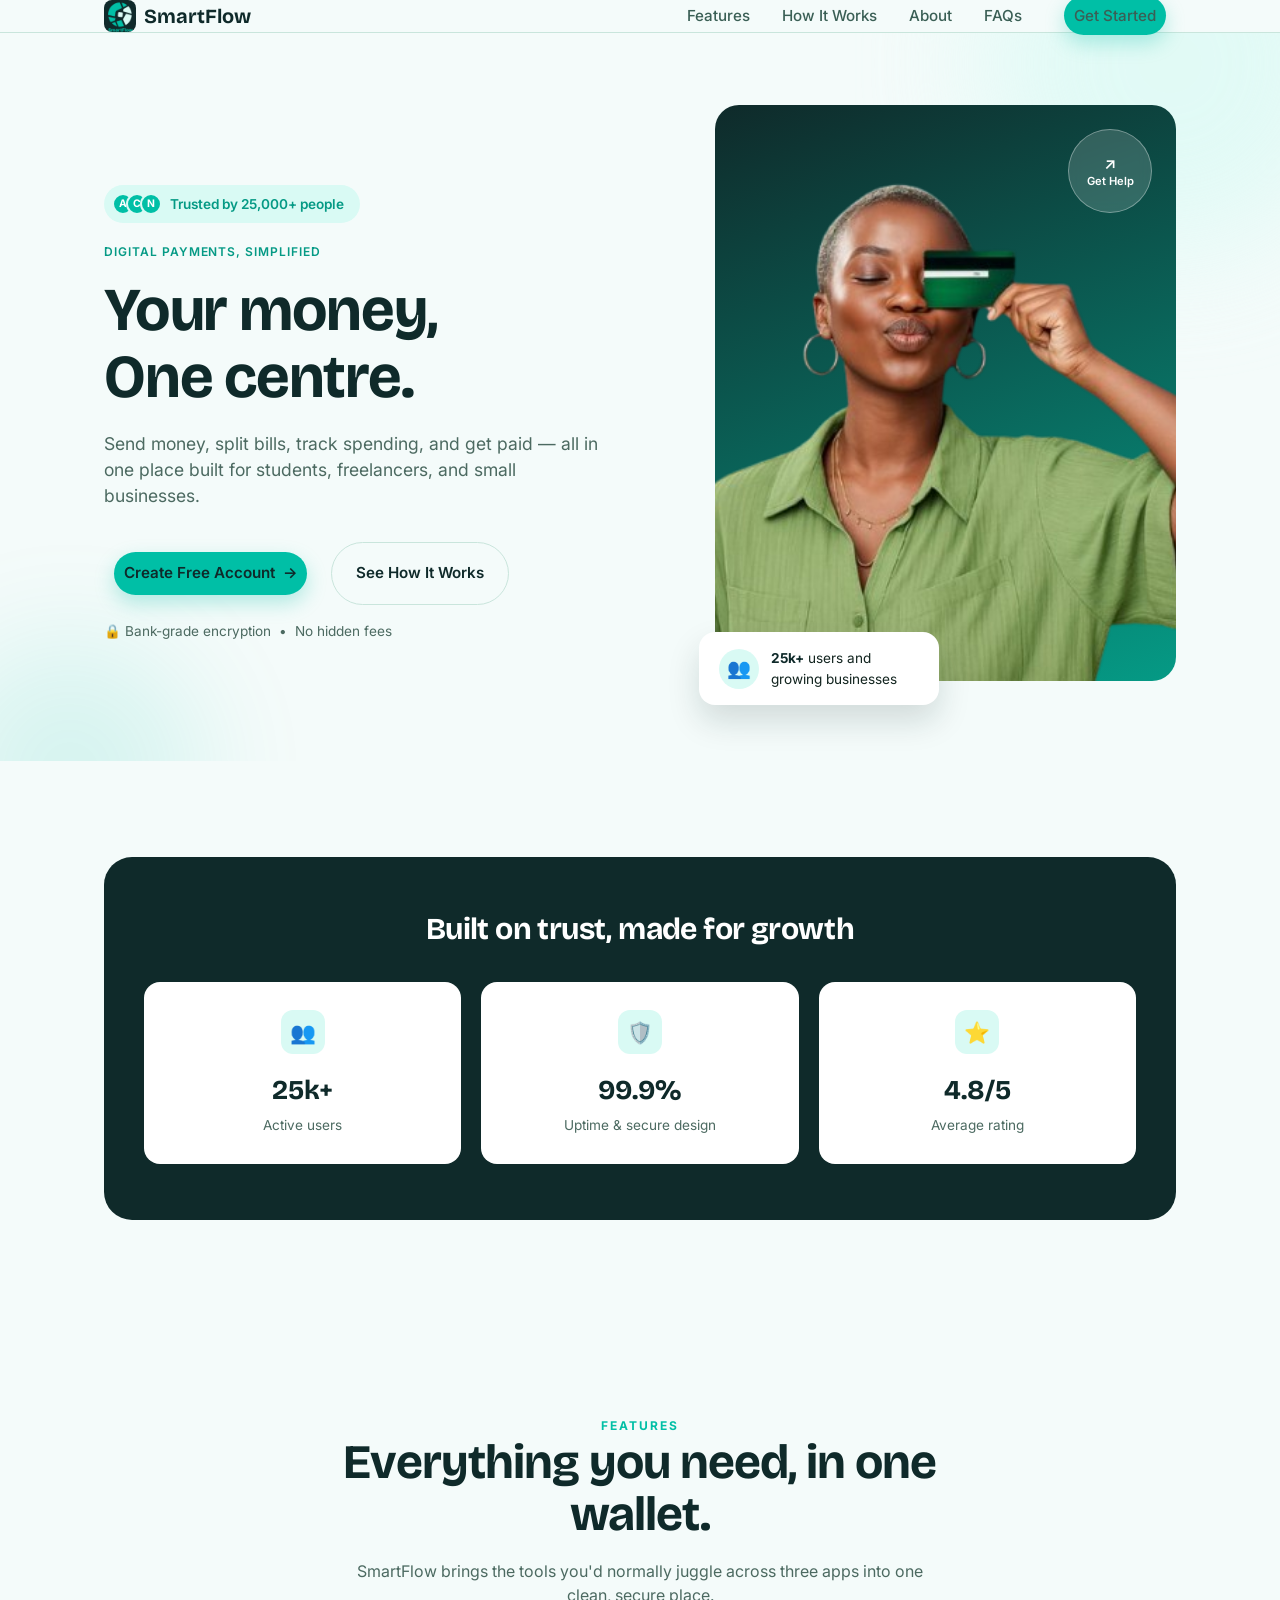
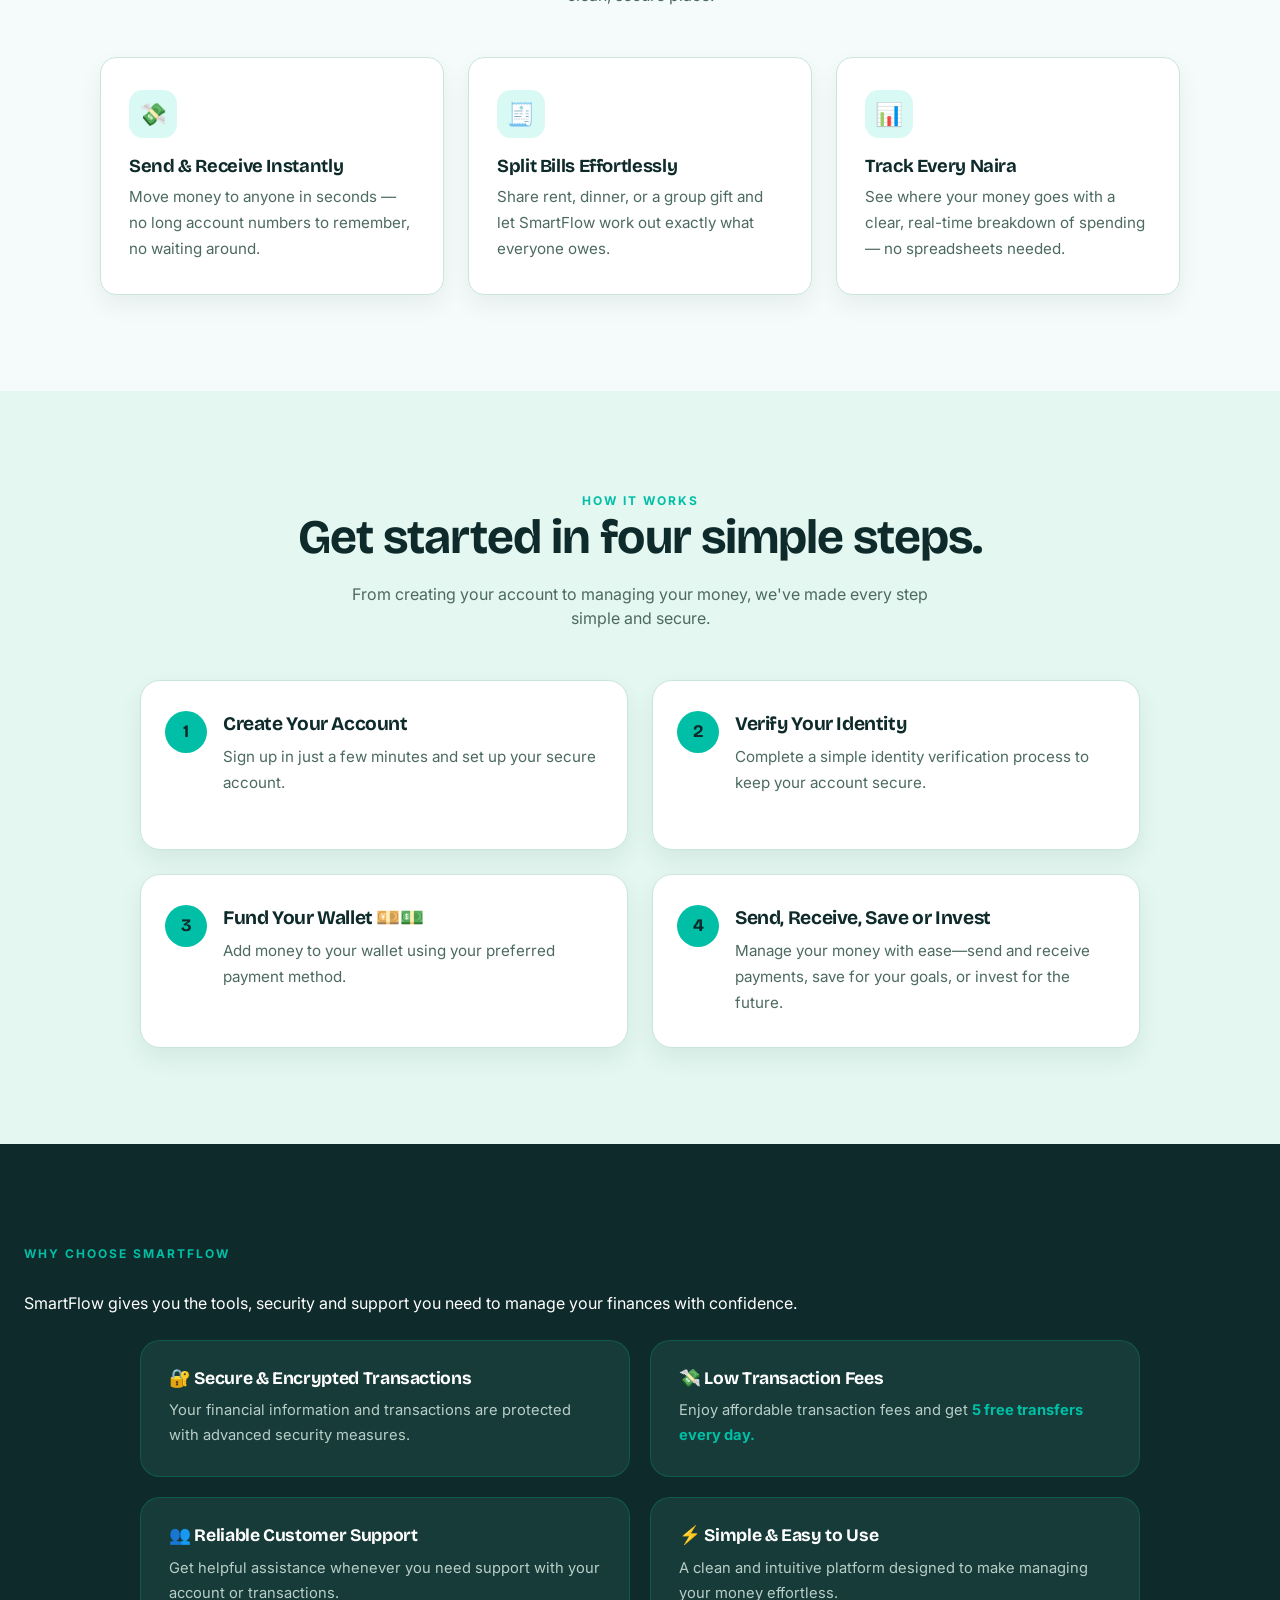
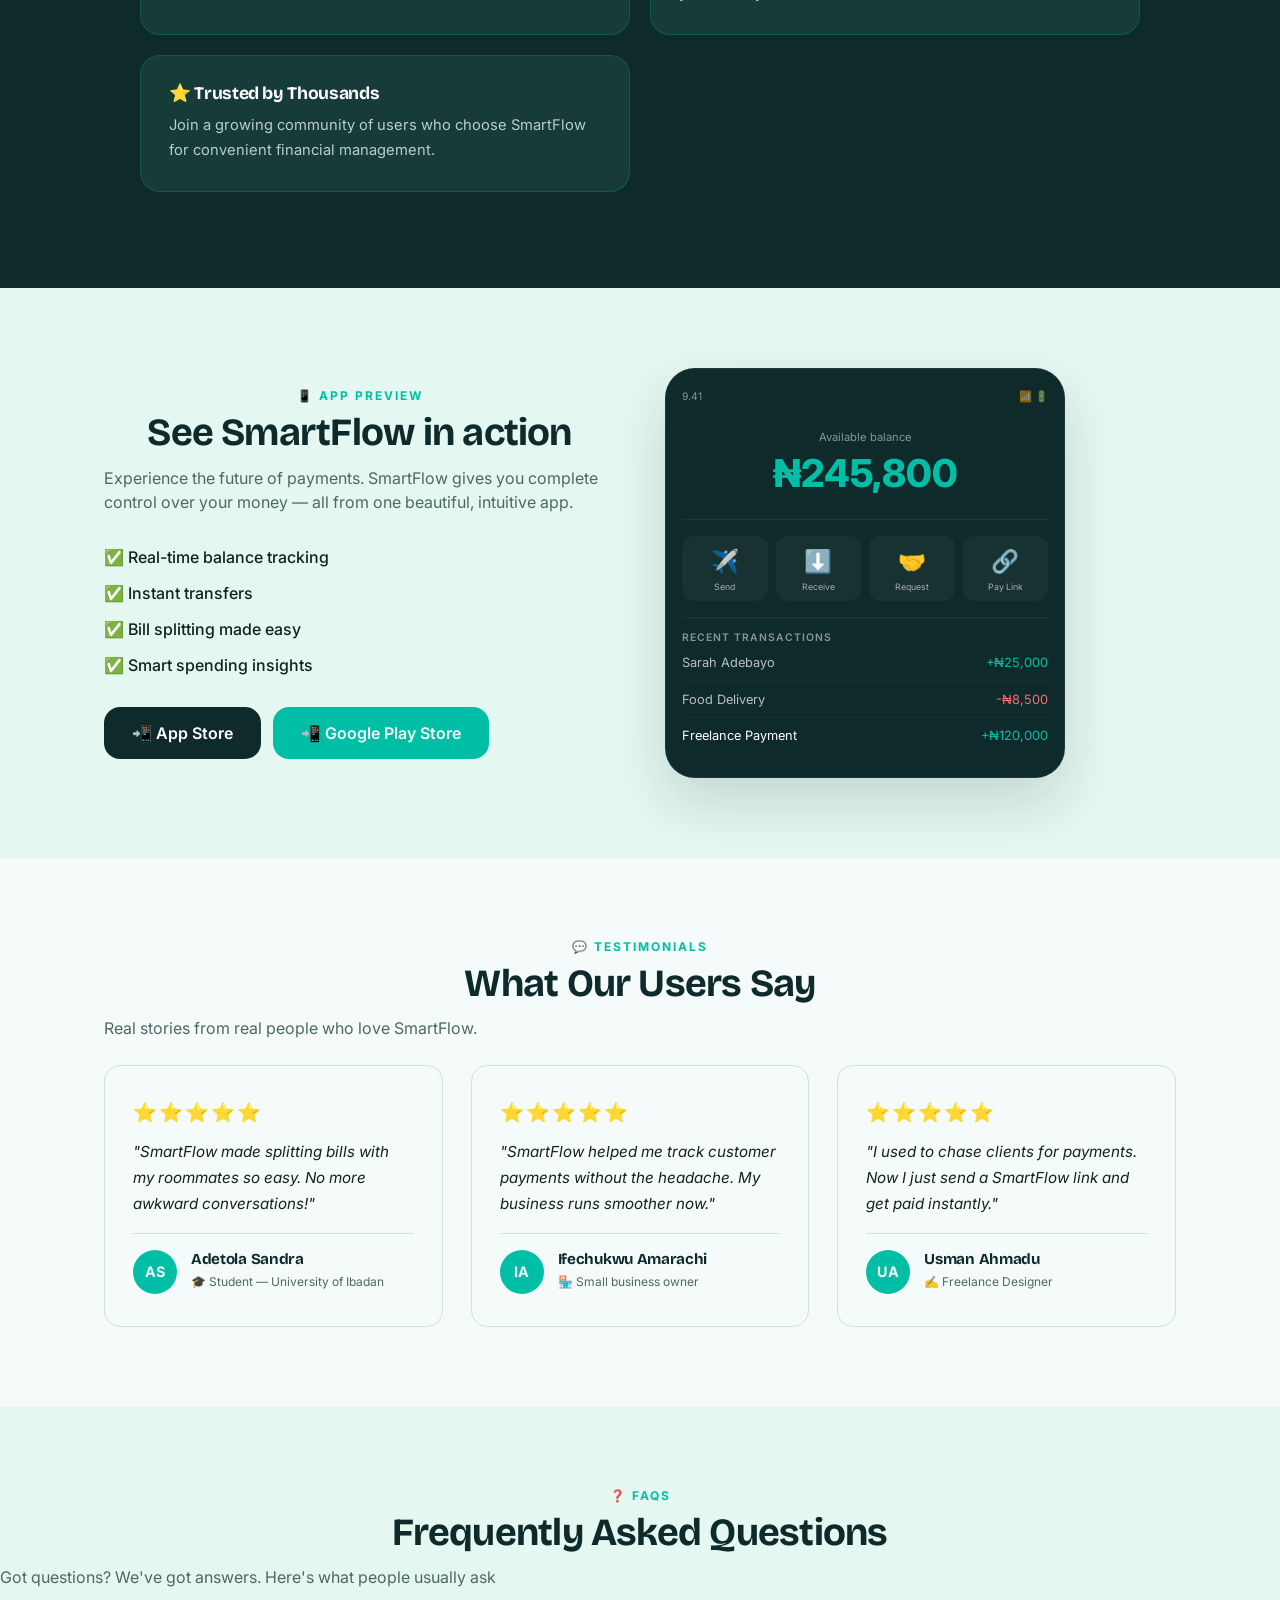
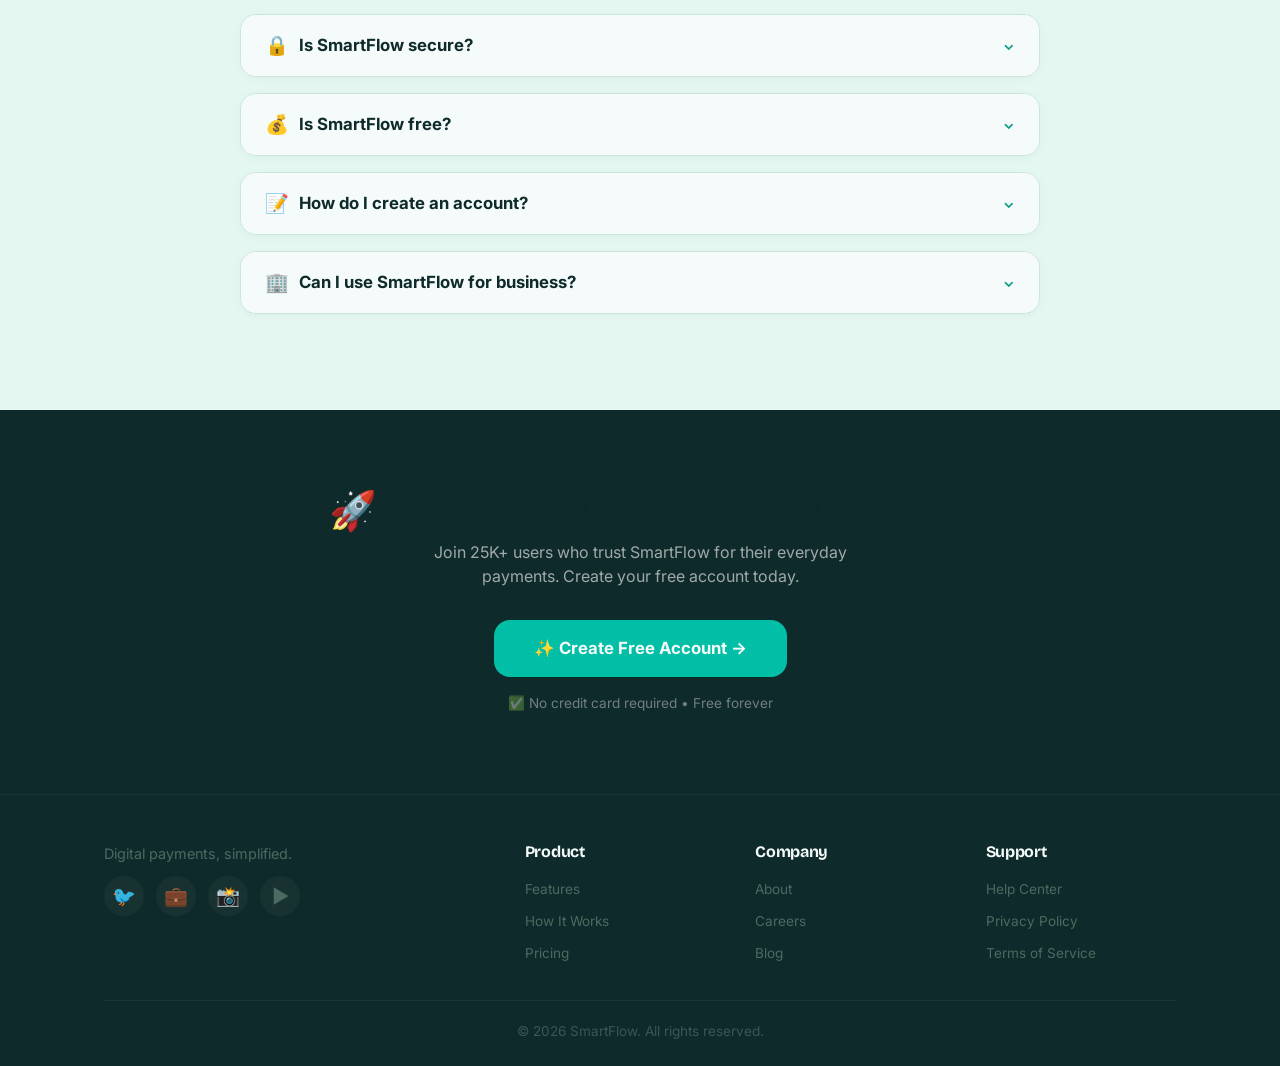
<file: index.html>
<!DOCTYPE html>
<html>

<head>
  <meta charset="UTF-8">
  <meta name="viewport" content="width=device-width, initial-scale=1">
  <title>SmartFlow</title>
  <link rel="icon" type="image/x-icon" href="assets/favicon.ico">
  <link rel="apple-touch-icon" href="assets/apple-touch-icon.png">
  <link rel="stylesheet" href="style.css" title="" type="text/css" /><link rel="stylesheet" href="section.css"><link rel="stylesheet" href="section2.css">
</head>

<body>
  <!--Header-->
  <header>
    <nav class="nav container">
      <button id="menubtn" aria-label="Toggle menu" aria-expanded="false">☰</button>
      <a href="#" class="logo"><img src="assets/smartflow-icon.png" alt="" class="logomark" width="32" height="32">SmartFlow</a>
      <ul class="navlinks">
        <li><a href="#features">Features</a></li>
        <li><a href="#how-it-works">How It Works</a></li>
        <li><a href="#why-choose-us">About</a></li>
        <li><a href="#faq">FAQs</a></li>
        <li><a href="#cta" class="primarybtn">Get Started</a></li>
      </ul>
    </nav>
  </header>
  <!--Hero-->
  <section class="hero">
    <div class="container">
      <div>
        <span class="trustbadge">
          <span class="avatars"><span>A</span><span>C</span><span>N</span></span>
          Trusted by 25,000+ people
        </span>
        <span class="eyebrow">Digital payments, simplified</span>
        <h1>Your money,<br>One centre.</h1>
        <p class="description">Send money, split bills, track spending, and get paid — all in one place built for students, freelancers, and small businesses.</p>
        <div class="heroaction">
          <a href="login.html" class="primarybtn btn btnarrow">Create Free Account</a>
          <a href="#how" class="ghostbtn btn">See How It Works</a>
        </div>
        <p class="herotrust">🔒 Bank-grade encryption &nbsp;•&nbsp; No hidden fees</p>
      </div>

      <div class="herovisual">
        <div class="heroimagepanel">
          <img src="assets/heroimage.png" alt="Woman using SmartFlow to make a card payment" class="heroimg" />
          <a href="#faq" class="herobadge">
            <span aria-hidden="true">↗</span>
            Get Help
          </a>
        </div>
        <div class="herostatbar">
          <span class="herostaticon" aria-hidden="true">👥</span>
          <div><strong>25k+</strong> users and growing businesses</div>
        </div>
      </div>
    </div>
  </section>
  <!--Trust-->
  <section class="trust" data-reveal>
    <div class="container">
      <div class="trustband">
        <h2 class="trustheading">Built on trust, made for growth</h2>
        <div class="trustgrid">
          <div class="trustcard">
            <span class="trusticon" aria-hidden="true">👥</span>
            <div class="trustnum">25k+</div>
            <div class="trustlabel">Active users</div>
          </div>
          <div class="trustcard">
            <span class="trusticon" aria-hidden="true">🛡️</span>
            <div class="trustnum">99.9%</div>
            <div class="trustlabel">Uptime & secure design</div>
          </div>
          <div class="trustcard">
            <span class="trusticon" aria-hidden="true">⭐</span>
            <div class="trustnum">4.8/5</div>
            <div class="trustlabel">Average rating</div>
          </div>
        </div>
      </div>
    </div>
 </section>
<!-- Teammates: add your
   sections below this line, then the footer + script tag stay at the very bottom -->

<section class="features" id="features" data-reveal>
    <div class="section-heading">
        <span class="section-label">FEATURES</span>
        <h2>Everything you need, in one wallet.</h2>
        <p>SmartFlow brings the tools you'd normally juggle across three apps into one clean, secure place.</p>
    </div>
    <div class="features-grid">
        <div class="feature-card">
            <div class="feature-icon" aria-hidden="true">💸</div>
            <h3>Send & Receive Instantly</h3>
            <p>Move money to anyone in seconds — no long account numbers to remember, no waiting around.</p>
        </div>
        <div class="feature-card">
            <div class="feature-icon" aria-hidden="true">🧾</div>
            <h3>Split Bills Effortlessly</h3>
            <p>Share rent, dinner, or a group gift and let SmartFlow work out exactly what everyone owes.</p>
        </div>
        <div class="feature-card">
            <div class="feature-icon" aria-hidden="true">📊</div>
            <h3>Track Every Naira</h3>
            <p>See where your money goes with a clear, real-time breakdown of spending — no spreadsheets needed.</p>
        </div>
    </div>
</section>

<section class="how-it-works" id="how-it-works" data-reveal>

    <div class="section-heading">
        <span class="section-label">HOW IT WORKS</span>

        <h2>Get started in four simple steps.</h2>

        <p>
            From creating your account to managing your money,
            we've made every step simple and secure.
        </p>
    </div>

    <ol class="steps">

        <li>
            <h3>Create Your Account</h3>
            <p>
                Sign up in just a few minutes and set up your secure account.
            </p>
        </li>

        <li>
            <h3>Verify Your Identity</h3>
            <p>
                Complete a simple identity verification process to keep your account secure.
            </p>
        </li>

        <li>
            <h3>Fund Your Wallet 💴💵</h3>
            <p>
                Add money to your wallet using your preferred payment method.
            </p>
        </li>

        <li>
            <h3>Send, Receive, Save or Invest</h3>
            <p>
                Manage your money with ease—send and receive payments,
                save for your goals, or invest for the future.
            </p>
        </li>

    </ol>

</section>
<section class="why-choose-us" id="why-choose-us" data-reveal>

    <div class="section-head">
        <span class="section-label">WHY CHOOSE SMARTFLOW</span>

        <h2>
            Built to make managing your money
            <span>simple and secure.</span>
        </h2>

        <p class="abt">
            SmartFlow gives you the tools, security and support
            you need to manage your finances with confidence.
        </p>
    </div>

    <ul class="why-list">

        <li>
            <h3>🔐 Secure & Encrypted Transactions</h3>
            <p>
                Your financial information and transactions are
                protected with advanced security measures.
            </p>
        </li>

        <li>
            <h3>💸 Low Transaction Fees</h3>
            <p>
                Enjoy affordable transaction fees and get
                <strong>5 free transfers every day.</strong>
            </p>
        </li>

        <li>
            <h3>👥 Reliable Customer Support</h3>
            <p>
                Get helpful assistance whenever you need support
                with your account or transactions.
            </p>
        </li>

        <li>
            <h3>⚡ Simple & Easy to Use</h3>
            <p>
                A clean and intuitive platform designed to make
                managing your money effortless.
            </p>
        </li>

        <li>
            <h3>⭐ Trusted by Thousands</h3>
            <p>
                Join a growing community of users who choose
                SmartFlow for convenient financial management.
            </p>
        </li>

    </ul>

</section>
  <section class="app-preview" id="app-preview" data-reveal>
        <div class="container app-preview-grid">
            <div class="app-preview-text">
                <p class="section-label">📱 App preview</p>
    <h2 class="section-title"> See SmartFlow in action</h2>
    <p class="section-sub ">
        Experience the future of payments. SmartFlow gives you complete control over your money — all from one beautiful, intuitive app.
                </p>
                
                <ul>
                    <li>✅ Real-time balance tracking</li>
                    <li>✅ Instant transfers</li>
                    <li>✅ Bill splitting made easy</li>
                    <li>✅ Smart spending insights</li>
                </ul>
                <div class="social-btns">
                <a href="#" class="button-app">📲 App Store</a>
                <a href="#" class="button-google">📲 Google Play Store</a>    
              </div>
                
            </div>
            
            
            <div class="app-preview-visual">
                <div class="phone-mock large">
                 <div class="status-bar">
                   <span>9.41</span>
                <span>📶 🔋</span>  
                 </div>   
                 <div class="balance">
                  <div class="phone-label"> Available balance</div>
                <div class="amount"> ₦245,800</div>
                 </div>
                
                   <div class="actions">
                       <div class="action">✈️<span>Send</span></div>
                        <div class="action">⬇️<span>Receive</span></div>
                        <div class="action" >🤝<span>Request</span></div>
                        <div class="action" >🔗<span>Pay Link</span></div>
                    </div>
                        
                    <div class="recent">
                        <div class="recent-label">Recent Transactions</div>
                      <div class="transaction"> <span class="name">Sarah Adebayo</span><span class="green">+₦25,000</span></div>  
                     <div class="transaction"> <span class="name">Food Delivery</span><span class="red">-₦8,500</span> </div>   
                     <div class="transaction"> <span>Freelance Payment</span><span class="green">+₦120,000</span> </div>   
                    </div>   
                </div>
            </div>       
      </div>
    </section>
    
   <section class="testimonial" id="testimonial" data-reveal>
       <div class="container">
           <p class="section-label">💬 Testimonials </p>
       <h2 class="section-title"> What Our Users Say</h2> 
      <p class="section-sub">  Real stories from real people who love SmartFlow.</p> 
      <div class="testimonial-grid">
          <div class="testimonial-card">
              <div class="stars">⭐⭐⭐⭐⭐</div>
                    <p class="quote">
                        "SmartFlow made splitting bills with my roommates so easy. No more awkward conversations!"
                    </p>
       <div class="writer">
          <div class="initials">AS</div> 
          <div>
              <h4>Adetola Sandra</h4>
          <span>🎓 Student — University of Ibadan </span>
          </div>
       </div>
          </div>
          
          
          <div class="testimonial-card">
              <div class="stars">⭐⭐⭐⭐⭐</div>
                    <p class="quote">
                        "SmartFlow helped me track customer payments without the headache. My business runs smoother now."
                    </p>
                    <div class="writer">
                        <div class="initials">IA</div>
                        <div>
                            <h4>Ifechukwu Amarachi</h4>
                  <span>🏪 Small business owner</span>
                        </div>
                    </div>
          </div>
       
                    
              <div class="testimonial-card">
                  <div class="stars">⭐⭐⭐⭐⭐</div>
                    <p class="quote">
                        "I used to chase clients for payments. Now I just send a SmartFlow link and get paid instantly."
                    </p>
       <div class="writer">
           <div class="initials">UA</div>
           <div>
               <h4>Usman Ahmadu</h4>
           <span>✍️ Freelance Designer </span>
           </div>
              </div>     
       </div>
      </div>
          
    </div>
        
   </section>
  
             
     <section class="faq" id="faq" data-reveal>
         <p class="section-label">❓ FAQs</p>
         <h2 class="section-title">Frequently Asked Questions</h2>
         <p class="section-sub">Got questions? We've got answers. Here's what people usually ask</p>
         <div class="faq-grid">
             <div class="faq-item">
                 <button class="faq-question" aria-expanded="false">
                     <span class="icon">🔒</span> Is SmartFlow secure?
                     <span class="caret" aria-hidden="true">⌄</span>
                 </button>
                 <div class="faq-answer"><div>
                     <p>Yes! SmartFlow uses bank-grade encryption and security protocols to keep your money and data safe. We're committed to protecting your financial information.</p>
                 </div></div>
             </div>

             <div class="faq-item">
                 <button class="faq-question" aria-expanded="false">
                     <span class="icon">💰</span> Is SmartFlow free?
                     <span class="caret" aria-hidden="true">⌄</span>
                 </button>
                 <div class="faq-answer"><div>
                     <p>Yes! SmartFlow is completely free to download and use. No hidden fees, no subscription costs. Just simple, fast payments.</p>
                 </div></div>
             </div>

             <div class="faq-item">
                 <button class="faq-question" aria-expanded="false">
                     <span class="icon">📝</span> How do I create an account?
                     <span class="caret" aria-hidden="true">⌄</span>
                 </button>
                 <div class="faq-answer"><div>
                      <p>Simply download the SmartFlow app, enter your email or phone number, and follow the verification steps. You'll be ready to send money in minutes!</p>
                 </div></div>
             </div>

            <div class="faq-item">
                <button class="faq-question" aria-expanded="false">
                     <span class="icon">🏢</span> Can I use SmartFlow for business?
                     <span class="caret" aria-hidden="true">⌄</span>
                </button>
                <div class="faq-answer"><div>
                    <p>Absolutely! SmartFlow is perfect for small businesses. You can send invoices, track payments, and manage your finances all in one place.</p>
                </div></div>
            </div>
         </div>
     </section>
     
          <section class="cta" id="cta" data-reveal>
        <div class="container">
            <h2>🚀 Ready to simplify your finances?</h2>
            <p>
                Join 25K+ users who trust SmartFlow for their everyday payments.
                Create your free account today.
            </p>
            <a href="login.html" class="btn-cta">✨ Create Free Account →</a>
            <div class="cta-note">
                ✅ No credit card required • Free forever
            </div>
        </div>
    </section>

     
        <footer>
            <div class="container">
            <div class="footer-grid">
                <div class="footer-brand">
                
                     <p>Digital payments, simplified.</p>
                    <div class="social-links">
                        <a href="#">🐦 </a>
                        <a href="#">💼 </a>
                        <a href="#">📸 </a>
                        <a href="#">▶️ </a>
           
                      </div>
                 </div>
           
           <div class="footer-links">
               <h4>Product</h4>
                    <ul>
                        <li><a href="#">Features</a></li>
                        <li><a href="#">How It Works</a></li>
                        <li><a href="#">Pricing</a></li>
                    </ul>
           </div>
           
           <div class="footer-links">
               <h4>Company</h4>
                    <ul>
                        <li><a href="#">About</a></li>
                        <li><a href="#">Careers</a></li>
                        <li><a href="#">Blog</a></li>
                    </ul>
           </div>
           
          <div class="footer-links">
              <h4>Support</h4>
                    <ul>
                        <li><a href="#">Help Center</a></li>
                        <li><a href="#">Privacy Policy</a></li>
                        <li><a href="#">Terms of Service</a></li>
                    </ul>
          </div>
            </div>
           
          
         <div class="footer-bottom">
                <p>© 2026 SmartFlow. All rights reserved.</p>
            </div>
            </div>
        </footer> 
 
 <script src="script.js"></script>
</body>

                                                                                                          </html>
</file>
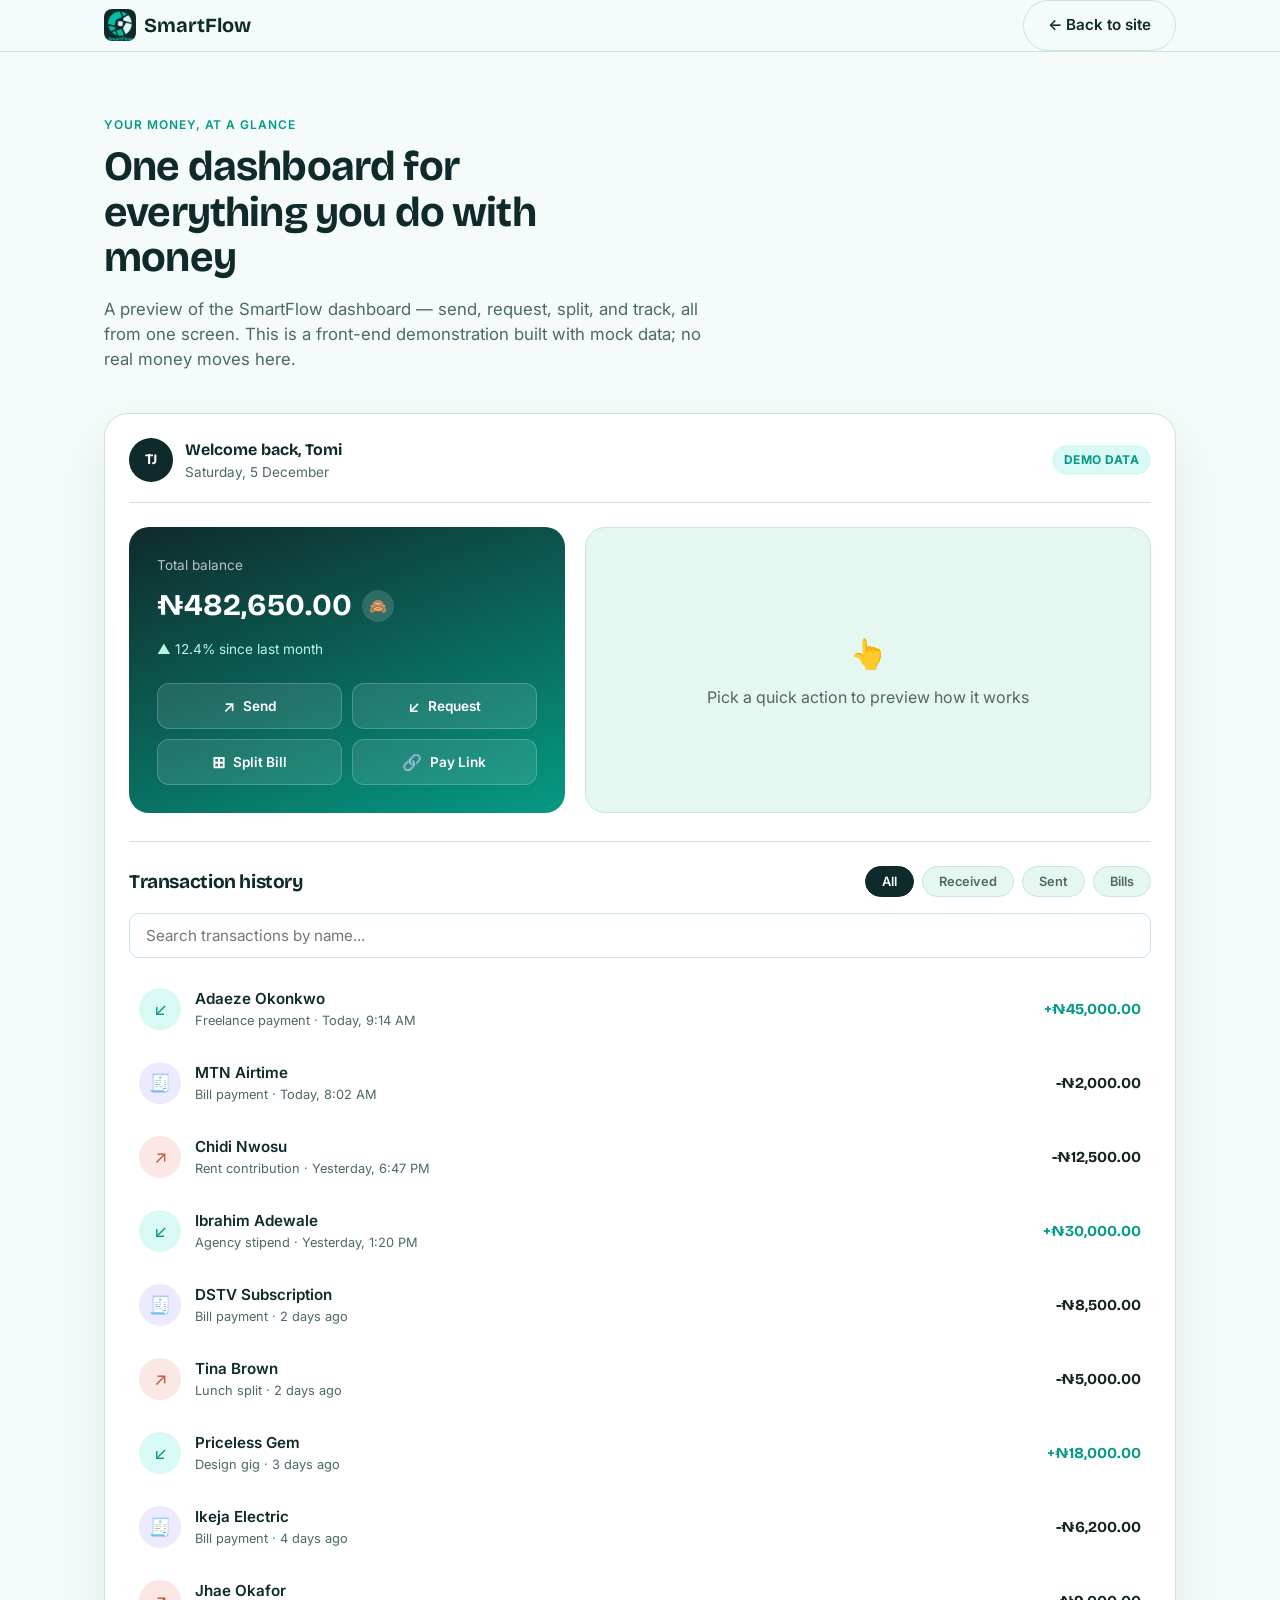
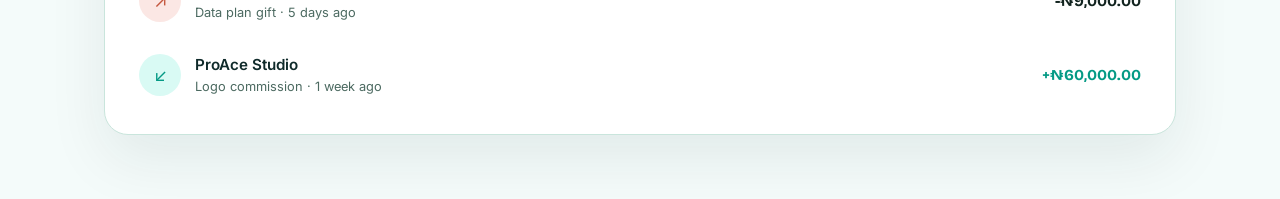
<file: dashboard.html>
<!DOCTYPE html>
<html>

<head>
  <meta charset="UTF-8">
  <meta name="viewport" content="width=device-width, initial-scale=1">
  <title>Dashboard — SmartFlow</title>
  <link rel="icon" type="image/x-icon" href="assets/favicon.ico">
  <link rel="apple-touch-icon" href="assets/apple-touch-icon.png">
  <link rel="stylesheet" href="style.css" title="" type="text/css" />
  <link rel="stylesheet" href="section.css">
  <link rel="stylesheet" href="section2.css">
  <link rel="stylesheet" href="dashboard.css">
</head>

<body>
  <!--Header (simplified — no marketing nav on the dashboard) -->
  <header>
    <nav class="nav container">
      <a href="index.html" class="logo"><img src="assets/smartflow-icon.png" alt="" class="logomark" width="32" height="32">SmartFlow</a>
      <a href="index.html" class="ghostbtn btn">← Back to site</a>
    </nav>
  </header>

  <!--Dashboard (Person 3 / BuildX Scholar section) -->
  <section class="dashboard" id="dashboard">
    <div class="container">
      <span class="eyebrow">Your money, at a glance</span>
      <h2 class="dashboardheading">One dashboard for everything you do with money</h2>
      <p class="dashboardsub">A preview of the SmartFlow dashboard — send, request, split, and track, all from one screen. This is a front-end demonstration built with mock data; no real money moves here.</p>

      <div class="dashboardapp">
        <div class="dashboardtopbar">
          <div class="dashboarduser">
            <span class="dashboardavatar">TJ</span>
            <div>
              <div class="dashboardgreeting">Welcome back, Tomi</div>
              <div class="dashboarddate" id="dashboardDate"></div>
            </div>
          </div>
          <span class="dashboardmockbadge">Demo data</span>
        </div>

        <div class="dashboardgrid">
          <!-- Balance + quick actions -->
          <div class="balancecard">
            <span class="balancelabel">Total balance</span>
            <div class="balanceamount">
              <span id="balanceValue">₦482,650.00</span>
              <button id="toggleBalance" class="balancetoggle" aria-label="Hide balance" aria-pressed="false">🙈</button>
            </div>
            <span class="balancechange">▲ 12.4% since last month</span>

            <div class="quickactions">
              <button class="quickactionbtn" data-action="send" aria-pressed="false">
                <span class="quickactionicon" aria-hidden="true">↗</span> Send
              </button>
              <button class="quickactionbtn" data-action="request" aria-pressed="false">
                <span class="quickactionicon" aria-hidden="true">↙</span> Request
              </button>
              <button class="quickactionbtn" data-action="split" aria-pressed="false">
                <span class="quickactionicon" aria-hidden="true">⊞</span> Split Bill
              </button>
              <button class="quickactionbtn" data-action="link" aria-pressed="false">
                <span class="quickactionicon" aria-hidden="true">🔗</span> Pay Link
              </button>
            </div>
          </div>

          <!-- Action preview panel -->
          <div class="actionpanel" id="actionPanel">
            <div class="actionpanelempty" id="actionEmpty">
              <span aria-hidden="true">👆</span>
              <p>Pick a quick action to preview how it works</p>
            </div>

            <form class="actionform" id="form-send" hidden>
              <span class="actionformtag">UI demonstration only</span>
              <h4>Send money</h4>
              <label for="sendTo">Recipient</label>
              <input type="text" id="sendTo" placeholder="Username or phone number">
              <label for="sendAmount">Amount (₦)</label>
              <input type="number" id="sendAmount" placeholder="0.00">
              <button type="submit" class="primarybtn btn">Send money</button>
            </form>

            <form class="actionform" id="form-request" hidden>
              <span class="actionformtag">UI demonstration only</span>
              <h4>Request payment</h4>
              <label for="reqFrom">Request from</label>
              <input type="text" id="reqFrom" placeholder="Username or phone number">
              <label for="reqAmount">Amount (₦)</label>
              <input type="number" id="reqAmount" placeholder="0.00">
              <label for="reqNote">Note (optional)</label>
              <input type="text" id="reqNote" placeholder="What's this for?">
              <button type="submit" class="primarybtn btn">Send request</button>
            </form>

            <form class="actionform" id="form-split" hidden>
              <span class="actionformtag">UI demonstration only</span>
              <h4>Split a bill</h4>
              <label for="splitTotal">Total amount (₦)</label>
              <input type="number" id="splitTotal" placeholder="0.00">
              <label for="splitPeople">Split between</label>
              <select id="splitPeople">
                <option value="2">2 people</option>
                <option value="3">3 people</option>
                <option value="4">4 people</option>
                <option value="5">5 people</option>
              </select>
              <p class="splitresult" id="splitResult">Each person pays ₦0.00</p>
              <button type="submit" class="primarybtn btn">Send split requests</button>
            </form>

            <div class="actionform" id="form-link" hidden>
              <span class="actionformtag">UI demonstration only</span>
              <h4>Create a payment link</h4>
              <label for="linkAmount">Amount (₦) — leave blank for "any amount"</label>
              <input type="number" id="linkAmount" placeholder="0.00">
              <label for="linkNote">Label</label>
              <input type="text" id="linkNote" placeholder="e.g. Freelance invoice">
              <button type="button" class="primarybtn btn" id="generateLinkBtn">Generate link</button>
              <div class="linkoutput" id="linkOutput" hidden>
                <span id="linkText"></span>
                <button type="button" class="ghostbtn btn" id="copyLinkBtn">Copy</button>
              </div>
            </div>
          </div>
        </div>

        <!-- Transaction history -->
        <div class="transactionpanel">
          <div class="transactionheader">
            <h3>Transaction history</h3>
            <div class="transactionfilters" role="tablist" aria-label="Filter transactions">
              <button class="filterchip active" data-filter="all">All</button>
              <button class="filterchip" data-filter="received">Received</button>
              <button class="filterchip" data-filter="sent">Sent</button>
              <button class="filterchip" data-filter="bills">Bills</button>
            </div>
          </div>
          <input type="text" id="txSearch" class="transactionsearch" placeholder="Search transactions by name...">
          <ul class="transactionlist" id="transactionList" aria-live="polite"></ul>
          <p class="transactionempty" id="transactionEmpty" hidden>No transactions match your search.</p>
        </div>
      </div>
    </div>
  </section>

  <div class="toast" id="toast" role="status" aria-live="polite"></div>

  <script src="script.js"></script>
</body>

                </html>
</file>
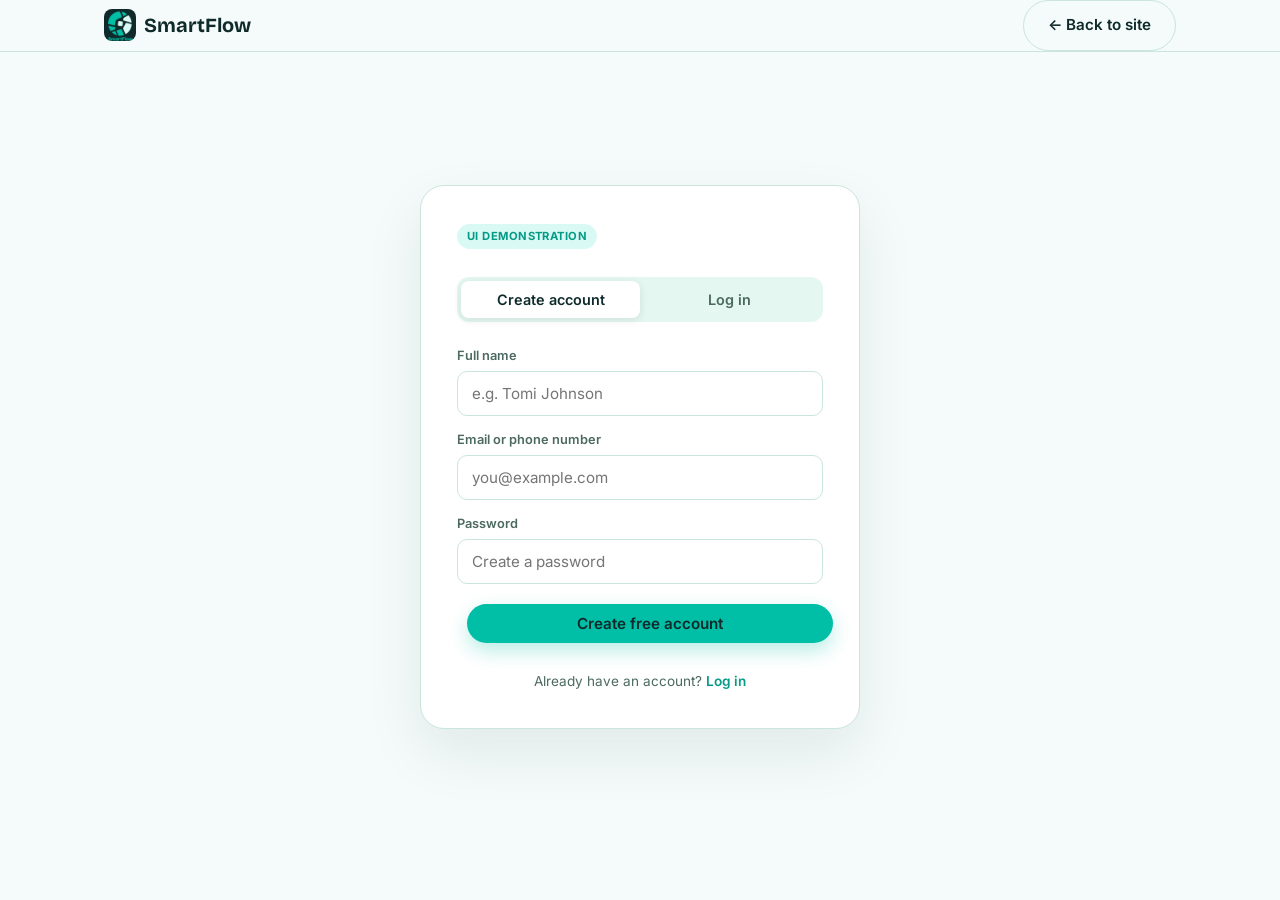
<file: login.html>
<!DOCTYPE html>
<html>

<head>
  <meta charset="UTF-8">
  <meta name="viewport" content="width=device-width, initial-scale=1">
  <title>Log in — SmartFlow</title>
  <link rel="icon" type="image/x-icon" href="assets/favicon.ico">
  <link rel="apple-touch-icon" href="assets/apple-touch-icon.png">
  <link rel="stylesheet" href="style.css" title="" type="text/css" />
  <link rel="stylesheet" href="section.css">
  <link rel="stylesheet" href="section2.css">
  <link rel="stylesheet" href="dashboard.css">
</head>

<body>
  <!--Header (simplified — no marketing nav on the auth page) -->
  <header>
    <nav class="nav container">
      <a href="index.html" class="logo"><img src="assets/smartflow-icon.png" alt="" class="logomark" width="32" height="32">SmartFlow</a>
      <a href="index.html" class="ghostbtn btn">← Back to site</a>
    </nav>
  </header>

  <section class="authsection">
    <div class="container authcontainer">
      <div class="authcard">
        <span class="actionformtag">UI demonstration</span>
        <div class="authtabs" role="tablist" aria-label="Choose account action">
          <button class="authtab active" data-tab="create" role="tab" aria-selected="true">Create account</button>
          <button class="authtab" data-tab="login" role="tab" aria-selected="false">Log in</button>
        </div>

        <form class="actionform authform" id="form-create" novalidate>
          <h4>Create your free account</h4>
          <label for="createName">Full name</label>
          <input type="text" id="createName" placeholder="e.g. Tomi Johnson" required>
          <label for="createEmail">Email or phone number</label>
          <input type="text" id="createEmail" placeholder="you@example.com" required>
          <label for="createPassword">Password</label>
          <input type="password" id="createPassword" placeholder="Create a password" required>
          <button type="submit" class="primarybtn btn">Create free account</button>
          <p class="authswitch">Already have an account? <a href="#" data-switch="login">Log in</a></p>
        </form>

        <form class="actionform authform" id="form-login" hidden novalidate>
          <h4>Welcome back</h4>
          <label for="loginEmail">Email or phone number</label>
          <input type="text" id="loginEmail" placeholder="you@example.com" required>
          <label for="loginPassword">Password</label>
          <input type="password" id="loginPassword" placeholder="Your password" required>
          <button type="submit" class="primarybtn btn">Log in</button>
          <p class="authswitch">New to SmartFlow? <a href="#" data-switch="create">Create an account</a></p>
        </form>
      </div>
    </div>
  </section>

  <div class="toast" id="toast" role="status" aria-live="polite"></div>

  <script src="script.js"></script>
</body>

</html>
</file>
<file: style.css>
@import url('https://fonts.googleapis.com/css2?family=Bricolage+Grotesque:opsz,wght@12..96,200..800&family=Inter:ital,opsz,wght@0,14..32,100..900;1,14..32,100..900&display=swap');

:root {
  --ink: #0F2A2A;         /* Deep Lagoon - team brand color */
  --ink-soft: #3A5F55;
  --paper: #F4FBFA;
  --paper-dim: #E4F7F1;
  --mint: #D9FAF4;        /* Aqua Silk - team brand color */
  --teal: #00BFA6;        /* Teal Wave - team brand color */
  --teal-deep: #059A85;
  --font-display: 'Bricolage Grotesque', sans-serif;
  --font-body: 'Inter', sans-serif;
  --text: #12241F;
  --text-muted: #4C6A61;
  --container: 1120px;
  --radius: 16px;
  --line: #C9E5DC;
}

* {
  margin: 0;
  padding: 0;
  box-sizing: border-box;
}

html {
  scroll-behavior: smooth;
}

body {
  font-family: var(--font-body);
  color: var(--text);
  background: var(--paper);
  line-height: 1.5;
  -webkit-font-smoothing: antialiased;
}

img,
svg {
  display: block;
  max-width: 100%;
}

a {
  color: inherit;
  text-decoration: none;
}

ul {
  list-style: none;
}

h1,
h2,
h3,
h4 {
  font-family: var(--font-display);
  color: var(--ink);
  letter-spacing: -0.02em;
  line-height: 1.1;
}

.container {
  max-width: var(--container);
  margin: 0 auto;
  padding: 0 24px;
}

.eyebrow {
  font-family: var(--font-body);
  font-size: 0.75rem;
  font-weight: 600;
  letter-spacing: 0.08em;
  text-transform: uppercase;
  color: var(--teal-deep);
  display: block;
  margin-bottom: 10px;
}
.why .eyebrow { color: var(--teal); }

.btn {
  display: inline-flex;
  align-items: center;
  gap: 8px;
  font-family: var(--font-body);
  font-weight: 600;
  font-size: 0.95rem;
  padding: 13px 24px;
  border-radius: 100px;
  border: none;
  cursor: pointer;
  transition: transform 0.15s ease, box-shadow 0.15s ease, background-color 0.15s ease;
}

.btn:focus-visible {
  outline: 3px solid var(--teal);
  outline-offset: 2px;
}

.primarybtn {
  background: var(--teal);
  color: var(--ink);
  box-shadow: 0 8px 20px rgba(0, 191, 166, 0.28);
  border-radius: 50px;
  margin: 10px;
  padding: 10px;
}

.primarybtn:hover {
  background: var(--teal-deep);
  transform: translateY(-2px);
  box-shadow: 0 12px 26px rgba(0, 191, 166, 0.36);
}

.ghostbtn {
  background: transparent;
  color: var(--ink);
  border: 1.5px solid var(--line);
}
.ghostbtn:hover {
  border-color: var(--teal);
  background: var(--paper-dim);
  transform: translateY(-2px);
}

/* Arrow that slides on hover - add class="btnarrow" alongside primarybtn */
.btnarrow::after {
  content: '→';
  display: inline-block;
  transition: transform 0.2s ease;
}
.btnarrow:hover::after {
  transform: translateX(4px);
}

/* Trust badge pill - sits above the hero headline */
.trustbadge {
  display: inline-flex;
  align-items: center;
  gap: 8px;
  background: var(--mint);
  color: var(--teal-deep);
  font-family: var(--font-body);
  font-weight: 600;
  font-size: 0.85rem;
  padding: 8px 16px 8px 8px;
  border-radius: 100px;
  margin-bottom: 20px;
}
.trustbadge .avatars {
  display: flex;
}
.trustbadge .avatars span {
  width: 22px; height: 22px;
  border-radius: 50%;
  background: var(--teal);
  color: white;
  font-size: 0.65rem;
  font-weight: 700;
  display: flex; align-items: center; justify-content: center;
  border: 2px solid var(--mint);
  margin-left: -8px;
}
.trustbadge .avatars span:first-child { margin-left: 0; }

section {
  padding: 96px 0;
}

@media (max-width: 640px) {
  section {
    padding: 64px 0;
  }
}

header {
  position: sticky;
  top: 0;
  z-index: 50;
  background: var(--paper);
  border-bottom: 1px solid var(--line);
}
.nav {
  display: flex;
  align-items: center;
  justify-content: space-between;
  padding: 18px 24px;
}
.logo {
  font-family: var(--font-display);
  font-weight: 700;
  font-size: 1.25rem;
  color: var(--ink);
  display: flex;
  align-items: center;
  gap: 8px;
}
.logomark {
  width: 32px; height: 32px;
  border-radius: 8px;
  object-fit: cover;
  flex-shrink: 0;
}
.navlinks {
  display: flex;
  align-items: center;
  gap: 32px;
  font-weight: 500;
  font-size: 0.95rem;
}
.navlinks a { color: var(--ink-soft); transition: color 0.15s; }
.navlinks a:hover { color: var(--ink); }
.navaction { display: flex; align-items: center; gap: 12px; }

/* menu button - hidden on desktop, shown only on small screens */
#menubtn {
  display: none;
  align-items: center;
  justify-content: center;
  background: none;
  border: none;
  padding: 4px;
  font-size: 1.4rem;
  line-height: 1;
  cursor: pointer;
  color: var(--ink);
  border-radius: 6px;
  transition: background-color 0.15s ease;
}
#menubtn:hover { background-color: var(--paper-dim); }
#menubtn:focus-visible {
  outline: 2px solid var(--teal);
  outline-offset: 2px;
}

@media (max-width: 860px) {
  .navlinks { display: none; }
  #menubtn { display: flex; }
  .nav { justify-content: flex-start; gap: 16px; }
  .navaction { margin-left: auto; }
  .navlinks.open {
    display: flex;
    flex-direction: column;
    align-items: flex-start;
    position: absolute;
    top: 100%; left: 0; right: 0;
    background: var(--paper);
    padding: 20px 24px;
    border-bottom: 1px solid var(--line);
    gap: 18px;
  }
  .navlinks.open .primarybtn {
    width: 100%;
    justify-content: center;
  }
}

.hero {
  padding: 72px 0 40px;
  position: relative;
  overflow: hidden;
}
.hero::before,
.hero::after {
  content: '';
  position: absolute;
  border-radius: 50%;
  filter: blur(60px);
  z-index: -1;
}
.hero::before {
  width: 380px; height: 380px;
  background: var(--mint);
  top: -160px; right: -80px;
  opacity: 0.7;
}
.hero::after {
  width: 260px; height: 260px;
  background: var(--teal);
  bottom: -140px; left: -60px;
  opacity: 0.12;
}
.hero .container {
  display: grid;
  grid-template-columns: 1.1fr 0.9fr;
  gap: 48px;
  align-items: center;
  position: relative;
}
@media (max-width: 900px) {
  .hero .container { grid-template-columns: 1fr; }
}
.hero h1 {
  font-size: clamp(2.4rem, 6vw, 3.8rem);
  font-weight: 700;
  margin: 16px 0 20px;
}
.hero p.description {
  font-size: 1.1rem;
  color: var(--text-muted);
  max-width: 46ch;
  margin-bottom: 32px;
}
.heroaction { display: flex; gap: 14px; flex-wrap: wrap; margin-top: 28px; }
.herotrust { margin-top: 16px; font-size: 0.85rem; color: var(--text-muted); }

/* ==========================
   HERO VISUAL — image panel + stat callout
   (styled after a CoraPay-style layout, using our own palette)
========================== */

.herovisual {
  position: relative;
  margin-bottom: 40px;
}

.heroimagepanel {
  background: linear-gradient(160deg, var(--ink), var(--teal-deep));
  border-radius: 24px;
  aspect-ratio: 4 / 5;
  position: relative;
  overflow: hidden;
}

.heroimg {
  position: absolute;
  inset: 0;
  width: 100%;
  height: 100%;
  object-fit: cover;
}

.heroimageicon {
  font-family: var(--font-display);
  font-size: 8rem;
  font-weight: 700;
  color: rgba(255, 255, 255, 0.15);
}

.herobadge {
  position: absolute;
  top: 24px;
  right: 24px;
  width: 84px; height: 84px;
  border-radius: 50%;
  background: rgba(255, 255, 255, 0.16);
  backdrop-filter: blur(6px);
  border: 1px solid rgba(255, 255, 255, 0.35);
  color: white;
  display: flex;
  flex-direction: column;
  align-items: center;
  justify-content: center;
  gap: 2px;
  font-size: 0.7rem;
  font-weight: 600;
  text-align: center;
  line-height: 1.2;
  transition: transform 0.15s ease, background-color 0.15s ease;
}
.herobadge span { font-size: 1rem; }
.herobadge:hover {
  transform: translateY(-2px);
  background: rgba(255, 255, 255, 0.26);
}

.herostatbar {
  position: absolute;
  left: -16px;
  bottom: -24px;
  background: white;
  border-radius: 16px;
  padding: 16px 20px;
  display: flex;
  align-items: center;
  gap: 12px;
  max-width: 240px;
  font-size: 0.85rem;
  color: var(--text);
  box-shadow: 0 16px 32px rgba(15, 42, 42, 0.15);
}
.herostatbar strong { color: var(--ink); }

.herostaticon {
  width: 40px; height: 40px;
  border-radius: 50%;
  background: var(--mint);
  display: flex;
  align-items: center;
  justify-content: center;
  font-size: 1.2rem;
  flex-shrink: 0;
}

@media (max-width: 900px) {
  .herovisual { margin-top: 40px; }
  .herostatbar { left: 50%; transform: translateX(-50%); bottom: -20px; }
}

.trust .container { padding-top: 0; padding-bottom: 0; }

.trustband {
  background: var(--ink);
  border-radius: 28px;
  padding: 56px 40px;
  text-align: center;
}
.trustheading {
  color: white;
  font-size: clamp(1.4rem, 3vw, 1.9rem);
  margin-bottom: 36px;
}
.trustgrid {
  display: grid;
  grid-template-columns: repeat(auto-fit, minmax(180px, 1fr));
  gap: 20px;
}
.trustcard {
  background: white;
  border-radius: 16px;
  padding: 28px 20px;
}
.trusticon {
  width: 44px; height: 44px;
  border-radius: 12px;
  background: var(--mint);
  display: flex;
  align-items: center;
  justify-content: center;
  font-size: 1.3rem;
  margin: 0 auto 16px;
}
.trustnum {
  font-family: var(--font-display);
  font-weight: 700;
  font-size: 1.7rem;
  color: var(--ink);
}
.trustlabel {
  font-size: 0.85rem;
  color: var(--text-muted);
  margin-top: 4px;
}
</file>
<file: section.css>
/* =========================================
   HOW IT WORKS
========================================= */

.how-it-works {
    background: var(--paper-dim);
    padding: 96px 24px;
}

.how-it-works .section-heading,
.why-choose-us .section-heading {
    max-width: 720px;
    margin: 0 auto 50px;
    text-align: center;
}

/* .section-label is defined once, in section2.css, and shared by every
   section (how-it-works, why-choose-us, features, app-preview, testimonial,
   faq). It used to be redefined here too with slightly different values —
   whichever file loaded last silently won. One definition now. */

.section-heading h2 {
    font-family: var(--font-display);
    color: var(--ink);
    font-size: clamp(2rem, 5vw, 3rem);
    line-height: 1.1;
    margin-bottom: 18px;
}

.section-heading p {
    color: var(--text-muted);
    font-size: 1rem;
    max-width: 600px;
    margin: 0 auto;
}


/* STEPS */

.steps {
    max-width: 1000px;
    margin: 0 auto;
    padding: 0;
    list-style: none;

    display: grid;
    grid-template-columns: repeat(2, 1fr);
    gap: 24px;

    counter-reset: steps;
}

.steps li {
    counter-increment: steps;

    position: relative;
    background: #ffffff;
    border: 1px solid #C9E5DC;
    border-radius: 20px;
    padding: 32px 28px 32px 82px;

    min-height: 170px;

    box-shadow: 0 10px 25px rgba(15, 42, 42, 0.07);

    transition:
        transform 0.2s ease,
        background-color 0.2s ease,
        box-shadow 0.2s ease,
        border-color 0.2s ease;
}


/* NUMBER CIRCLE */

.steps li::before {
    content: counter(steps);

    position: absolute;
    left: 24px;
    top: 30px;

    width: 42px;
    height: 42px;

    border-radius: 50%;

    background: #00BFA6;
    color: #0F2A2A;

    display: flex;
    align-items: center;
    justify-content: center;

    font-family: var(--font-display);
    font-size: 1.1rem;
    font-weight: 700;
}


/* STEP TEXT */

.steps h3 {
    color: var(--ink);
    font-size: 1.2rem;
    margin-bottom: 10px;
}

.steps p {
    color: var(--text-muted);
    font-size: 0.95rem;
    line-height: 1.7;
}


/* TAP / HOVER EFFECT */

.steps li:hover,
.steps li:active {
    background: #D9FAF4;
    border-color: #00BFA6;
    transform: translateY(-5px);
    box-shadow: 0 16px 32px rgba(15, 42, 42, 0.12);
}

.steps li:hover::before,
.steps li:active::before {
    background: #0F2A2A;
    color: #D9FAF4;
}


/* =========================================
   WHY CHOOSE SMARTFLOW
========================================= */

.why-choose-us {
    background: #0F2A2A;
    padding: 96px 24px;
}

.why-choose-us .section-label {
    color: #00BFA6;
}
.abt{
    color: white;
    margin-bottom: 25px;
}
.why-choose-us .section-heading h2 {
    color: #ffffff;
}

.why-choose-us .section-heading h2 span {
    color: #00BFA6;
}

.why-choose-us .section-heading p {
    color: #c5d8d2;
}


/* WHY LIST */

.why-list {
    max-width: 1000px;
    margin: 0 auto;

    padding: 0;

    list-style: none;

    display: grid;
    grid-template-columns: repeat(2, 1fr);
    gap: 20px;
}

.why-list li {
    background: #163B38;
    border: 1px solid rgba(0, 191, 166, 0.22);
    border-radius: 20px;

    padding: 28px;

    transition:
        transform 0.2s ease,
        background-color 0.2s ease,
        border-color 0.2s ease,
        box-shadow 0.2s ease;
}

.why-list li h3 {
    color: #ffffff;
    font-size: 1.1rem;
    margin-bottom: 10px;
}

.why-list li p {
    color: #b9cec8;
    font-size: 0.92rem;
    line-height: 1.7;
}

.why-list li strong {
    color: #00BFA6;
}


/* TAP / HOVER EFFECT */

.why-list li:hover,
.why-list li:active {
    background: #00BFA6;
    border-color: #00BFA6;
    transform: translateY(-5px);
    box-shadow: 0 16px 32px rgba(0, 0, 0, 0.18);
}

.why-list li:hover h3,
.why-list li:active h3 {
    color: #0F2A2A;
}

.why-list li:hover p,
.why-list li:active p {
    color: #163B38;
}

.why-list li:hover strong,
.why-list li:active strong {
    color: #0F2A2A;
}


/* =========================================
   MOBILE RESPONSIVENESS
========================================= */

@media (max-width: 700px) {

    .how-it-works,
    .why-choose-us {
        padding: 70px 20px;
    }

    .how-it-works .section-heading,
    .why-choose-us .section-heading {
        margin-bottom: 35px;
    }

    .section-heading h2 {
        font-size: 2rem;
    }

    .steps,
    .why-list {
        grid-template-columns: 1fr;
    }

    .steps li {
        padding: 28px 22px 28px 78px;
    }

    .why-list li {
        padding: 25px;
    }
}


/* =========================================
   SMALL PHONES
========================================= */

@media (max-width: 400px) {

    .how-it-works,
    .why-choose-us {
        padding-left: 16px;
        padding-right: 16px;
    }

    .section-heading h2 {
        font-size: 1.75rem;
    }

    .steps li {
        padding-left: 70px;
    }

    .steps li::before {
        left: 18px;
    }
   }
</file>
<file: section2.css>
a {
    text-decoration: none;
    color: inherit;
    }
    
 ul {
    list-style: none;
}

.container {
    max-width: var(--container);
    margin: 0 auto;
    padding: 0 24px;
}

.button-app{
    display: inline-flex;
    align-items: center;
    gap: 8px;
    background: var(--ink);
    padding: 14px 28px;
    border-radius: 16px;
    font-weight: 600;
    font-size: 1rem;
    color: white;
    border: none;
    cursor: pointer;
    transition: 0.3s;
}
.button-app:hover {
    background: var(--ink-soft);
    transform: translateY(-2px);
}

.button-google{
    display: inline-flex;
    align-items: center;
    gap: 8px;
    background: var(--teal);
    color: var(--paper);
    padding: 14px 28px;
    border-radius: 16px;
    font-weight: 600;
    font-size: 1rem;
    border: none;
    cursor: pointer;
    transition: 0.3s;
}
.button-google:hover {
    background: var(--teal-deep);
    transform: translateY(-2px);
}


.section-label{
    font-size: 0.75rem;
    font-weight: 700;
    text-transform: uppercase;
    letter-spacing: 2px;
    color: var(--teal);
    margin-bottom: 6px;
    text-align: center;
}

.section-title {
    font-size: clamp(1.8rem, 3vw, 2.8rem);
    font-weight: 700;
    margin-bottom: 12px;
    color: var(--ink);
    font-family: var(--font-display);
    text-align: center;
}

.section-sub {
    color: var(--text-muted);
    max-width: 540px;
    margin-bottom: 25px;
}


/* =========================================
   FEATURES
   (previously missing from the merged page —
   the nav linked to #features but no section
   with that id existed)
========================================= */

.features {
    padding: 96px 24px;
    background: var(--paper);
}

.features .section-heading {
    max-width: 720px;
    margin: 0 auto 50px;
    text-align: center;
}

.features-grid {
    max-width: 1080px;
    margin: 0 auto;
    display: grid;
    grid-template-columns: repeat(3, 1fr);
    gap: 24px;
}

.feature-card {
    background: white;
    border: 1px solid var(--line);
    border-radius: var(--radius);
    padding: 32px 28px;
    box-shadow: 0 10px 25px rgba(15, 42, 42, 0.06);
    transition: transform 0.2s ease, box-shadow 0.2s ease, border-color 0.2s ease;
}

.feature-card:hover {
    transform: translateY(-5px);
    border-color: var(--teal);
    box-shadow: 0 16px 32px rgba(15, 42, 42, 0.12);
}

.feature-icon {
    width: 48px;
    height: 48px;
    border-radius: 14px;
    background: var(--mint);
    display: flex;
    align-items: center;
    justify-content: center;
    font-size: 1.4rem;
    margin-bottom: 18px;
}

.feature-card h3 {
    color: var(--ink);
    font-size: 1.15rem;
    margin-bottom: 8px;
}

.feature-card p {
    color: var(--text-muted);
    font-size: 0.95rem;
    line-height: 1.7;
}

@media (max-width: 860px) {
    .features-grid { grid-template-columns: 1fr; }
}


/* =========================================
   SCROLL REVEAL
   Sections/cards fade + rise into view as the
   user scrolls. JS toggles the "is-visible"
   class via IntersectionObserver (script.js).
========================================= */

[data-reveal] {
    opacity: 0;
    transform: translateY(24px);
    transition: opacity 0.6s ease, transform 0.6s ease;
}

[data-reveal].is-visible {
    opacity: 1;
    transform: translateY(0);
}

@media (prefers-reduced-motion: reduce) {
    [data-reveal] {
        opacity: 1;
        transform: none;
        transition: none;
    }
}

.app-preview{
    padding: 80px 0;
    background: var(--paper-dim);
}

.app-preview-grid {
    display: grid;
    grid-template-columns: 1fr 1fr;
    gap: 50px;
    align-items: center;
}

.app-preview-text ul {
    margin: 16px 0 24px;
}

.app-preview-text ul li {
    padding: 6px 0;
    display: flex;
    align-items: center;
    gap: 10px;
    font-weight: 500;
}
 
.social-btns{
    display: flex;
    gap: 12px;
    flex-wrap: wrap;
}

.phone-mock {
    background: var(--ink);
    border-radius: 30px;
    padding: 20px 16px 24px;
    width: 100%;
    max-width: 360px;
    color: #fff;
    box-shadow: 0 24px 56px rgba(15, 42, 42, 0.15);
    border: 1px solid rgba(255, 255, 255, 0.06);
}

.phone-mock.large {
    max-width: 400px;
}

.status-bar{
    display: flex;
    justify-content: space-between;
    font-size: 0.65rem;
    color: rgba(255, 255, 255, 0.5);
    padding-bottom: 12px;
}

.phone-mock .balance {
    text-align: center;
    padding: 12px 0 16px;
    border-bottom: 1px solid rgba(255, 255, 255, 0.06);
}

.phone-mock .balance .amount {
    font-size: 2.4rem;
    font-weight: 800;
    color:  var(--teal);
}

.phone-mock .balance .phone-label {
    font-size: 0.7rem;
    color: rgba(255, 255, 255, 0.5);
}

.phone-mock .actions {
    display: grid;
    grid-template-columns: repeat(4, 1fr);
    gap: 8px;
    padding: 16px 0;
}

.phone-mock .actions .action {
    text-align: center;
    padding: 8px 0;
    border-radius: 12px;
    background: rgba(255, 255, 255, 0.04);
    transition: 0.2s;
    cursor: pointer;
    font-size: 1.4rem;
}


.phone-mock .actions .action:hover {
    background: rgba(255, 255, 255, 0.08);
}

.phone-mock .actions .action span {
    display: block;
    font-size: 0.55rem;
    color: rgba(255, 255, 255, 0.6);
    margin-top: 2px;
}

.phone-mock .recent {
    padding-top: 12px;
    border-top: 1px solid rgba(255, 255, 255, 0.06);
}

.phone-mock .recent .recent-label {
    font-size: 0.65rem;
    color: rgba(255, 255, 255, 0.5);
    font-weight: 600;
    text-transform: uppercase;
    letter-spacing: 1px;
}

.phone-mock .recent .transaction {
    display: flex;
    justify-content: space-between;
    padding: 8px 0;
    border-bottom: 1px solid rgba(255, 255, 255, 0.04);
    font-size: 0.8rem;
}

.phone-mock .recent .transaction:last-child {
    border-bottom: none;
}

.phone-mock .recent .transaction .green {
    color: var(--teal);
}

.phone-mock .recent .transaction .red {
    color: #ff6b6b;
}

.phone-mock .recent .transaction .name {
    color: rgba(255, 255, 255, 0.7);
}

.testimonial{
    padding: 80px 0;
    background: var(--paper);
}

.testimonial-grid {
    display: grid;
    grid-template-columns: repeat(3, 1fr);
    gap: 28px;
}

.testimonial-card {
    background: var(--paper);
    padding: 32px 28px;
    border-radius: var(--radius);
    border: 1px solid var(--line);
    transition: 0.3s;
}

.testimonial-card:hover {
    transform: translateY(-4px);
    box-shadow: 0 12px 40px rgba(15, 42, 42, 0.06);
}

.testimonial-card .stars {
    font-size: 1.2rem;
    margin-bottom: 12px;
    letter-spacing: 2px;
}

.testimonial-card .quote {
    font-size: 0.95rem;
    line-height: 1.7;
    color: var(--text);
    font-style: italic;
}

.testimonial-card .writer{
    display: flex;
    align-items: center;
    gap: 14px;
    margin-top: 16px;
    padding-top: 16px;
    border-top: 1px solid var(--line);
}

.testimonial-card .writer .initials{
    width: 44px;
    height: 44px;
    background: var(--teal);
    border-radius: 50%;
    display: flex;
    align-items: center;
    justify-content: center;
    font-weight: 700;
    color: var(--paper);
    font-size: 0.9rem;
    flex-shrink: 0;
}

.testimonial-card .writer h4 {
    font-weight: 700;
    font-size: 0.95rem;
    color: var(--ink);
}

.testimonial-card .writer span {
    font-size: 0.75rem;
    color: var(--text-muted);
}

.faq{
    padding: 80px 0;
    background: var(--paper-dim);
}

.faq-grid{
    max-width: 800px;
    margin: 0 auto;
    display: flex;
    flex-direction: column;
    
}

.faq-item {
    background: var(--paper);
    border-radius: var(--radius);
    border: 1px solid var(--line);
    overflow: hidden;
    transition: 0.3s ease;
    box-shadow: 0 2px 8px rgba(15, 42, 42, 0.04);
    margin-bottom: 16px;
    }
   
 .faq-item:hover {
    border-color: var(--teal);
    box-shadow: 0 4px 16px rgba(0, 191, 166, 0.08);
    transform: translateY(-2px);
}

.faq-question {
    width: 100%;
    padding: 18px 24px;
    font-weight: 700;
    font-size: 1.05rem;
    font-family: inherit;
    color: var(--ink);
    background: var(--paper);
    border: none;
    border-bottom: 1px solid transparent;
    display: flex;
    align-items: center;
    gap: 10px;
    cursor: pointer;
    text-align: left;
}

.faq-item.open .faq-question {
    border-bottom-color: var(--line);
}

.faq-question .icon {
    font-size: 1.2rem;
}

.faq-question .caret {
    margin-left: auto;
    font-size: 0.9rem;
    color: var(--teal-deep);
    transition: transform 0.25s ease;
}

.faq-item.open .faq-question .caret {
    transform: rotate(180deg);
}

.faq-answer {
    display: grid;
    grid-template-rows: 0fr;
    background: var(--paper);
    transition: grid-template-rows 0.3s ease;
}

.faq-answer > div {
    overflow: hidden;
}

.faq-item.open .faq-answer {
    grid-template-rows: 1fr;
}

.faq-answer p {
    padding: 0 24px 20px;
    color: var(--text-muted);
    font-size: 0.95rem;
    line-height: 1.7;
    }
    
.cta {
    padding: 80px 0;
    background: var(--ink);
    color: var(--paper);
    text-align: center;
}

.cta h2 {
    font-size: clamp(2rem, 3vw, 2.8rem);
    font-weight: 700;
    font-family: var(--font-display);
}

.cta p {
    color: rgba(255, 255, 255, 0.6);
    max-width: 480px;
    margin: 8px auto 32px;
}

.cta .btn-cta {
    display: inline-block;
    background: var(--teal);
    color: var(--paper);
    padding: 16px 40px;
    border-radius: var(--radius);
    font-weight: 700;
    font-size: 1.05rem;
    border: none;
    cursor: pointer;
    transition: 0.3s;
}

.cta .btn-cta:hover {
    background: var(--teal-deep);
    transform: translateY(-2px);
    box-shadow: 0 8px 24px rgba(0, 191, 166, 0.3);
}

.cta-note {
    margin-top: 16px;
    font-size: 0.85rem;
    color: rgba(255, 255, 255, 0.4);
}
    
footer {
    background: var(--ink);
    color: var(--text-muted);
    padding: 48px 0 24px;
    border-top: 1px solid rgba(255, 255, 255, 0.04);
}

.footer-grid {
    display: grid;
    grid-template-columns: 2fr 1fr 1fr 1fr;
    gap: 40px;
    margin-bottom: 32px;
}

.footer-brand p {
    font-size: 0.9rem;
    color: var(--text-muted);
}

.social-links {
    display: flex;
    gap: 12px;
    margin-top: 12px;
}

.social-links a {
    width: 40px;
    height: 40px;
    background: rgba(255, 255, 255, 0.04);
    border-radius: 50%;
    display: flex;
    align-items: center;
    justify-content: center;
    transition: 0.3s;
    color: var(--text-muted);
    font-size: 1.2rem;
}

.social-links a:hover {
    background: var(--teal);
    color: var(--paper);
}

.footer-links h4 {
    color: var(--paper);
    font-weight: 700;
    font-size: 1rem;
    margin-bottom: 12px;
}

.footer-links ul li {
    padding: 4px 0;
}

.footer-links ul li a {
    font-size: 0.85rem;
    transition: color 0.3s;
    color: var(--text-muted);
}

.footer-links ul li a:hover {
    color: var(--teal);
}

.footer-bottom {
    border-top: 1px solid rgba(255, 255, 255, 0.06);
    padding-top: 20px;
    text-align: center;
}

.footer-bottom p {
    font-size: 0.85rem;
    color: rgba(255, 255, 255, 0.2);
}

@media (max-width: 992px) {
    .app-preview-grid {
        grid-template-columns: 1fr;
        text-align: center;
    }
    .app-preview-text ul li {
        justify-content: center;
    }
    .app-buttons {
        justify-content: center;
    }
    .footer-grid {
        grid-template-columns: 1fr 1fr;
        gap: 32px;
    }
}

@media (max-width: 768px) {
    .phone-mock {
        max-width: 100%;
    }
    .phone-mock.large {
        max-width: 100%;
    }
    .footer-grid {
        grid-template-columns: 1fr;
        text-align: center;
    }
    .social-links {
        justify-content: center;
    }
    .testimonial-grid {
        grid-template-columns: 1fr 1fr;
    }
}

@media (max-width: 480px) {
    .app-buttons .btn-primary,
    .app-buttons .btn-secondary {
        width: 100%;
        justify-content: center;
    }
    .phone-mock .actions {
        grid-template-columns: repeat(4, 1fr);
    }
    .testimonial-grid {
        grid-template-columns: 1fr;
    }
    .footer-grid {
        grid-template-columns: 1fr;
        text-align: center;
    }
    }
</file>
<file: dashboard.css>
.dashboardheading {
  font-size: clamp(1.8rem, 4vw, 2.6rem);
  margin-bottom: 16px;
  max-width: 20ch;
}
.dashboardsub {
  color: var(--text-muted);
  font-size: 1.05rem;
  max-width: 56ch;
  margin-bottom: 40px;
}
.dashboard { padding: 64px 0; }
.dashboard .container { max-width: var(--container); margin: 0 auto; padding: 0 24px; }

.dashboardapp {
  background: white;
  border: 1px solid var(--line);
  border-radius: 24px;
  padding: 24px;
  box-shadow: 0 24px 60px rgba(15, 42, 42, 0.08);
}

.dashboardtopbar {
  display: flex;
  align-items: center;
  justify-content: space-between;
  padding-bottom: 20px;
  margin-bottom: 24px;
  border-bottom: 1px solid var(--line);
}
.dashboarduser {
  display: flex;
  align-items: center;
  gap: 12px;
}
.dashboardavatar {
  width: 44px; height: 44px;
  border-radius: 50%;
  background: var(--ink);
  color: white;
  font-family: var(--font-display);
  font-weight: 700;
  font-size: 0.9rem;
  display: flex;
  align-items: center;
  justify-content: center;
  flex-shrink: 0;
}
.dashboardgreeting {
  font-family: var(--font-display);
  font-weight: 700;
  color: var(--ink);
}
.dashboarddate {
  font-size: 0.85rem;
  color: var(--text-muted);
}
.dashboardmockbadge {
  background: var(--mint);
  color: var(--teal-deep);
  font-size: 0.75rem;
  font-weight: 700;
  letter-spacing: 0.04em;
  text-transform: uppercase;
  padding: 6px 12px;
  border-radius: 100px;
}

.dashboardgrid {
  display: grid;
  grid-template-columns: 1fr 1.3fr;
  gap: 20px;
  margin-bottom: 28px;
}
@media (max-width: 780px) {
  .dashboardgrid { grid-template-columns: 1fr; }
}

.balancecard {
  background: linear-gradient(160deg, var(--ink), var(--teal-deep));
  color: white;
  border-radius: 20px;
  padding: 28px;
  display: flex;
  flex-direction: column;
}
.balancelabel {
  font-size: 0.85rem;
  color: rgba(255, 255, 255, 0.7);
  margin-bottom: 8px;
}
.balanceamount {
  display: flex;
  align-items: center;
  gap: 10px;
  font-family: var(--font-display);
  font-size: clamp(1.5rem, 3vw, 1.9rem);
  font-weight: 700;
}
.balancetoggle {
  background: rgba(255, 255, 255, 0.15);
  border: none;
  color: white;
  width: 32px; height: 32px;
  border-radius: 50%;
  cursor: pointer;
  font-size: 0.9rem;
  flex-shrink: 0;
}
.balancetoggle:hover { background: rgba(255, 255, 255, 0.28); }
.balancechange {
  font-size: 0.85rem;
  color: #B9F5E4;
  margin-top: 10px;
}

.quickactions {
  display: grid;
  grid-template-columns: repeat(2, 1fr);
  gap: 10px;
  margin-top: 24px;
}
.quickactionbtn {
  display: flex;
  align-items: center;
  justify-content: center;
  gap: 8px;
  background: rgba(255, 255, 255, 0.1);
  border: 1px solid rgba(255, 255, 255, 0.2);
  color: white;
  font-family: var(--font-body);
  font-weight: 600;
  font-size: 0.85rem;
  padding: 12px;
  border-radius: 12px;
  cursor: pointer;
  transition: background-color 0.15s ease, transform 0.15s ease;
}
.quickactionicon { font-size: 1rem; }
.quickactionbtn:hover { background: rgba(255, 255, 255, 0.2); transform: translateY(-1px); }
.quickactionbtn.active {
  background: var(--teal);
  border-color: var(--teal);
  color: var(--ink);
}

.actionpanel {
  background: var(--paper-dim);
  border: 1px solid var(--line);
  border-radius: 20px;
  padding: 28px;
  display: flex;
  flex-direction: column;
  justify-content: center;
}
.actionpanelempty {
  text-align: center;
  color: var(--text-muted);
  margin: auto;
}
.actionpanelempty span {
  font-size: 1.8rem;
  display: block;
  margin-bottom: 10px;
}

.actionformtag {
  display: inline-block;
  background: var(--mint);
  color: var(--teal-deep);
  font-size: 0.7rem;
  font-weight: 700;
  letter-spacing: 0.04em;
  text-transform: uppercase;
  padding: 4px 10px;
  border-radius: 100px;
  margin-bottom: 12px;
}
.actionform h4 {
  font-size: 1.2rem;
  margin-bottom: 16px;
}
.actionform label {
  display: block;
  font-size: 0.8rem;
  font-weight: 600;
  color: var(--text-muted);
  margin: 14px 0 6px;
}
.actionform label:first-of-type { margin-top: 0; }
.actionform input,
.actionform select {
  width: 100%;
  font-family: var(--font-body);
  font-size: 0.95rem;
  padding: 12px 14px;
  border-radius: 10px;
  border: 1.5px solid var(--line);
  background: white;
  color: var(--text);
}
.actionform input:focus,
.actionform select:focus {
  outline: none;
  border-color: var(--teal);
}
.actionform .btn { margin-top: 20px; width: 100%; justify-content: center; }
.splitresult {
  margin-top: 14px;
  font-weight: 600;
  color: var(--ink);
}

.linkoutput {
  margin-top: 18px;
  background: white;
  border: 1.5px dashed var(--teal);
  border-radius: 10px;
  padding: 12px 14px;
  display: flex;
  align-items: center;
  justify-content: space-between;
  gap: 10px;
}
.linkoutput span {
  font-size: 0.85rem;
  color: var(--teal-deep);
  word-break: break-all;
}
.linkoutput .btn { padding: 8px 16px; font-size: 0.8rem; flex-shrink: 0; }

.transactionpanel {
  border-top: 1px solid var(--line);
  padding-top: 24px;
}
.transactionheader {
  display: flex;
  align-items: center;
  justify-content: space-between;
  flex-wrap: wrap;
  gap: 12px;
  margin-bottom: 16px;
}
.transactionheader h3 {
  font-size: 1.2rem;
}
.transactionfilters {
  display: flex;
  gap: 8px;
  flex-wrap: wrap;
}
.filterchip {
  background: var(--paper-dim);
  border: 1px solid var(--line);
  color: var(--text-muted);
  font-family: var(--font-body);
  font-weight: 600;
  font-size: 0.8rem;
  padding: 7px 16px;
  border-radius: 100px;
  cursor: pointer;
  transition: background-color 0.15s ease, color 0.15s ease;
}
.filterchip:hover { border-color: var(--teal); }
.filterchip.active {
  background: var(--ink);
  border-color: var(--ink);
  color: white;
}

.transactionsearch {
  width: 100%;
  font-family: var(--font-body);
  font-size: 0.95rem;
  padding: 12px 16px;
  border-radius: 10px;
  border: 1.5px solid var(--line);
  margin-bottom: 16px;
}
.transactionsearch:focus {
  outline: none;
  border-color: var(--teal);
}

.transactionlist {
  display: flex;
  flex-direction: column;
  gap: 4px;
}
.transactionitem {
  display: flex;
  align-items: center;
  gap: 14px;
  padding: 14px 10px;
  border-radius: 12px;
  transition: background-color 0.15s ease;
}
.transactionitem:hover { background: var(--paper-dim); }
.transactionicon {
  width: 42px; height: 42px;
  border-radius: 50%;
  display: flex;
  align-items: center;
  justify-content: center;
  font-size: 1.1rem;
  flex-shrink: 0;
}
.transactionicon.received { background: var(--mint); color: var(--teal-deep); }
.transactionicon.sent { background: #FBE7E4; color: #C4573F; }
.transactionicon.bills { background: #EDE9FE; color: #6D4FC7; }

.transactiondetails { flex: 1; min-width: 0; }
.transactionname {
  font-weight: 600;
  color: var(--ink);
  font-size: 0.95rem;
}
.transactionmeta {
  font-size: 0.8rem;
  color: var(--text-muted);
}
.transactionamount {
  font-family: var(--font-display);
  font-weight: 700;
  font-size: 0.95rem;
  white-space: nowrap;
}
.transactionamount.received { color: var(--teal-deep); }
.transactionamount.sent { color: var(--text); }

.transactionempty {
  text-align: center;
  color: var(--text-muted);
  padding: 32px 0;
}

.toast {
  position: fixed;
  bottom: 24px;
  left: 50%;
  transform: translateX(-50%) translateY(20px);
  background: var(--ink);
  color: white;
  font-size: 0.9rem;
  font-weight: 600;
  padding: 14px 22px;
  border-radius: 100px;
  box-shadow: 0 12px 30px rgba(15, 42, 42, 0.3);
  opacity: 0;
  pointer-events: none;
  transition: opacity 0.2s ease, transform 0.2s ease;
  z-index: 100;
}
.toast.show {
  opacity: 1;
  transform: translateX(-50%) translateY(0);
}

@media (max-width: 480px) {
  .dashboardapp { padding: 16px; }
  .quickactions { grid-template-columns: 1fr 1fr; }
  .transactionicon { width: 36px; height: 36px; font-size: 1rem; }
}

/* ==========================================================
   AUTH (login.html) — Create account / Log in
========================================================== */
.authsection {
  padding: 64px 0;
  min-height: calc(100vh - 90px);
  display: flex;
  align-items: center;
}
.authcontainer {
  display: flex;
  justify-content: center;
}
.authcard {
  width: 100%;
  max-width: 440px;
  background: white;
  border: 1px solid var(--line);
  border-radius: 24px;
  padding: 36px;
  box-shadow: 0 24px 60px rgba(15, 42, 42, 0.08);
}
.authtabs {
  display: flex;
  background: var(--paper-dim);
  border-radius: 12px;
  padding: 4px;
  margin: 16px 0 24px;
}
.authtab {
  flex: 1;
  background: none;
  border: none;
  padding: 10px;
  border-radius: 8px;
  font-family: var(--font-body);
  font-weight: 600;
  font-size: 0.9rem;
  color: var(--text-muted);
  cursor: pointer;
}
.authtab.active {
  background: white;
  color: var(--ink);
  box-shadow: 0 2px 8px rgba(15, 42, 42, 0.1);
}
.authform h4 {
  display: none; /* tabs already say which form this is */
}
.authswitch {
  margin-top: 18px;
  text-align: center;
  font-size: 0.85rem;
  color: var(--text-muted);
}
.authswitch a {
  color: var(--teal-deep);
  font-weight: 600;
  text-decoration: none;
}
.authswitch a:hover { text-decoration: underline; }
</file>
